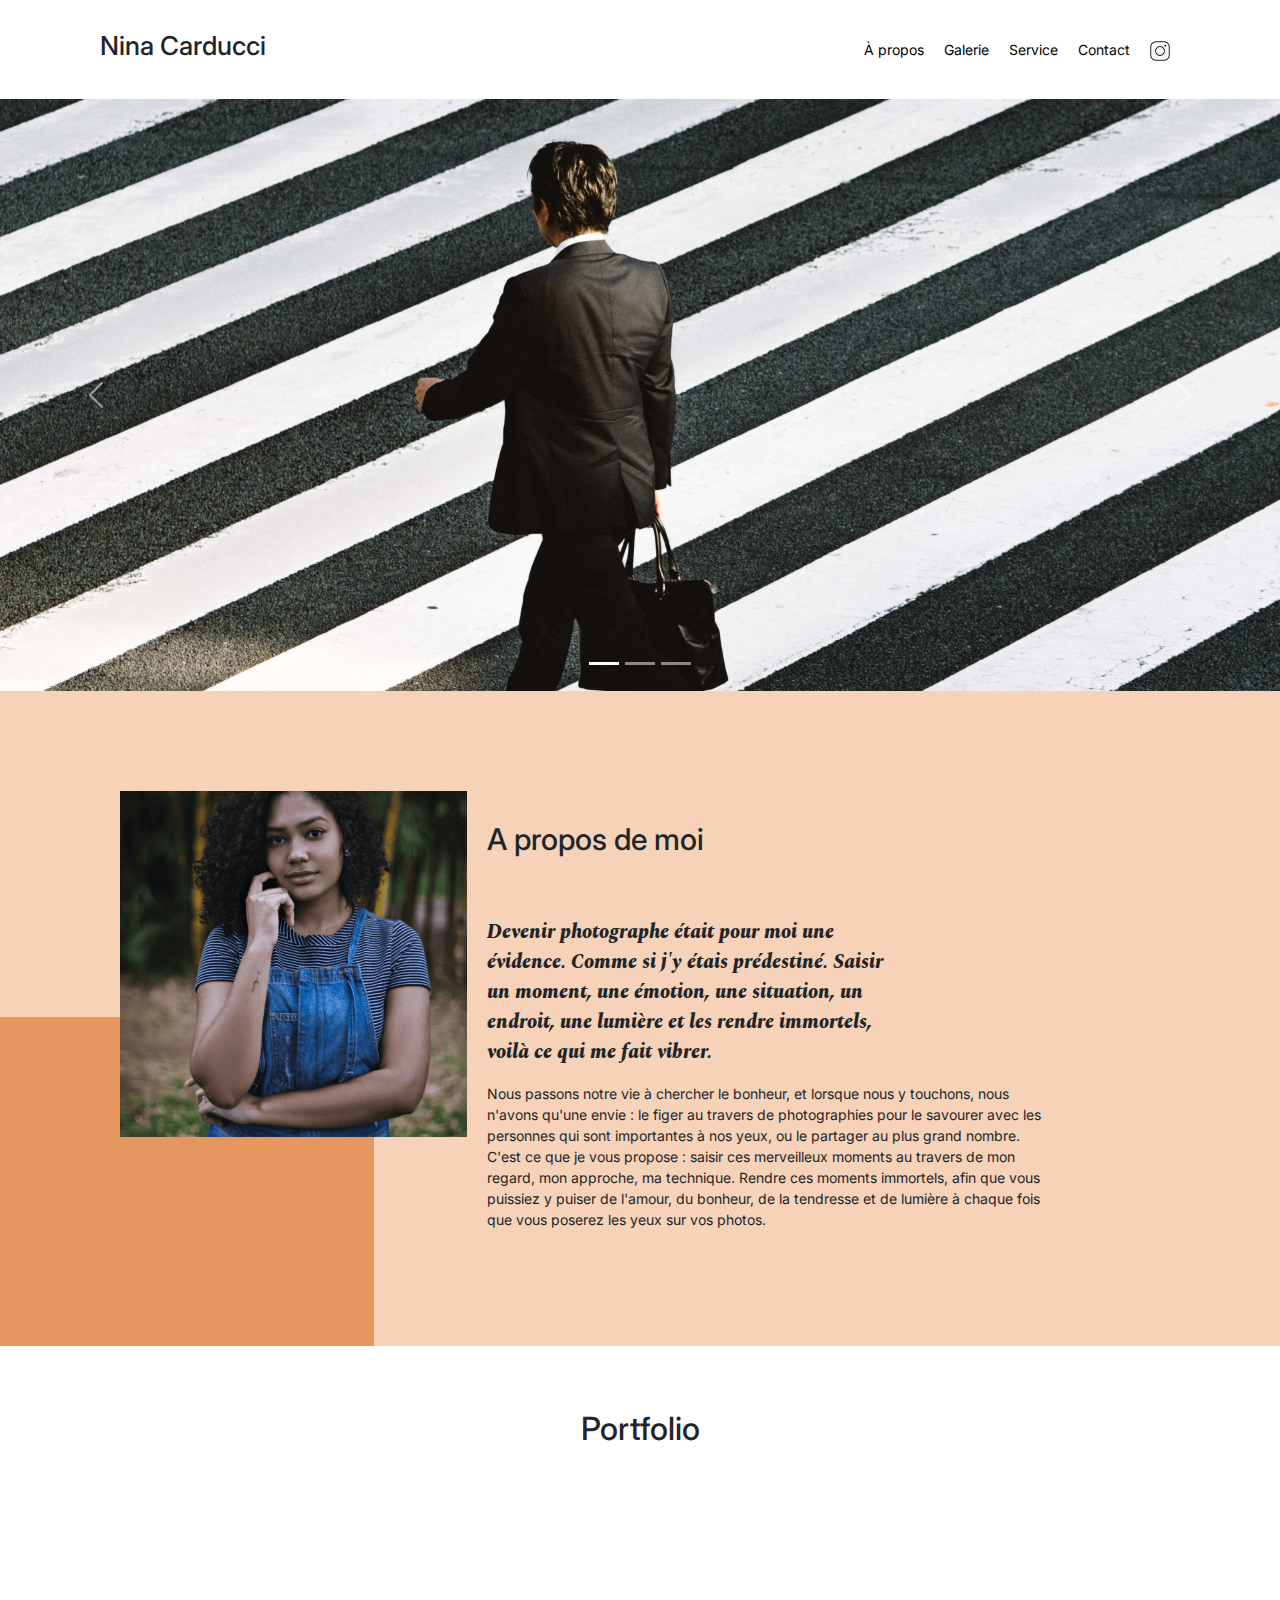
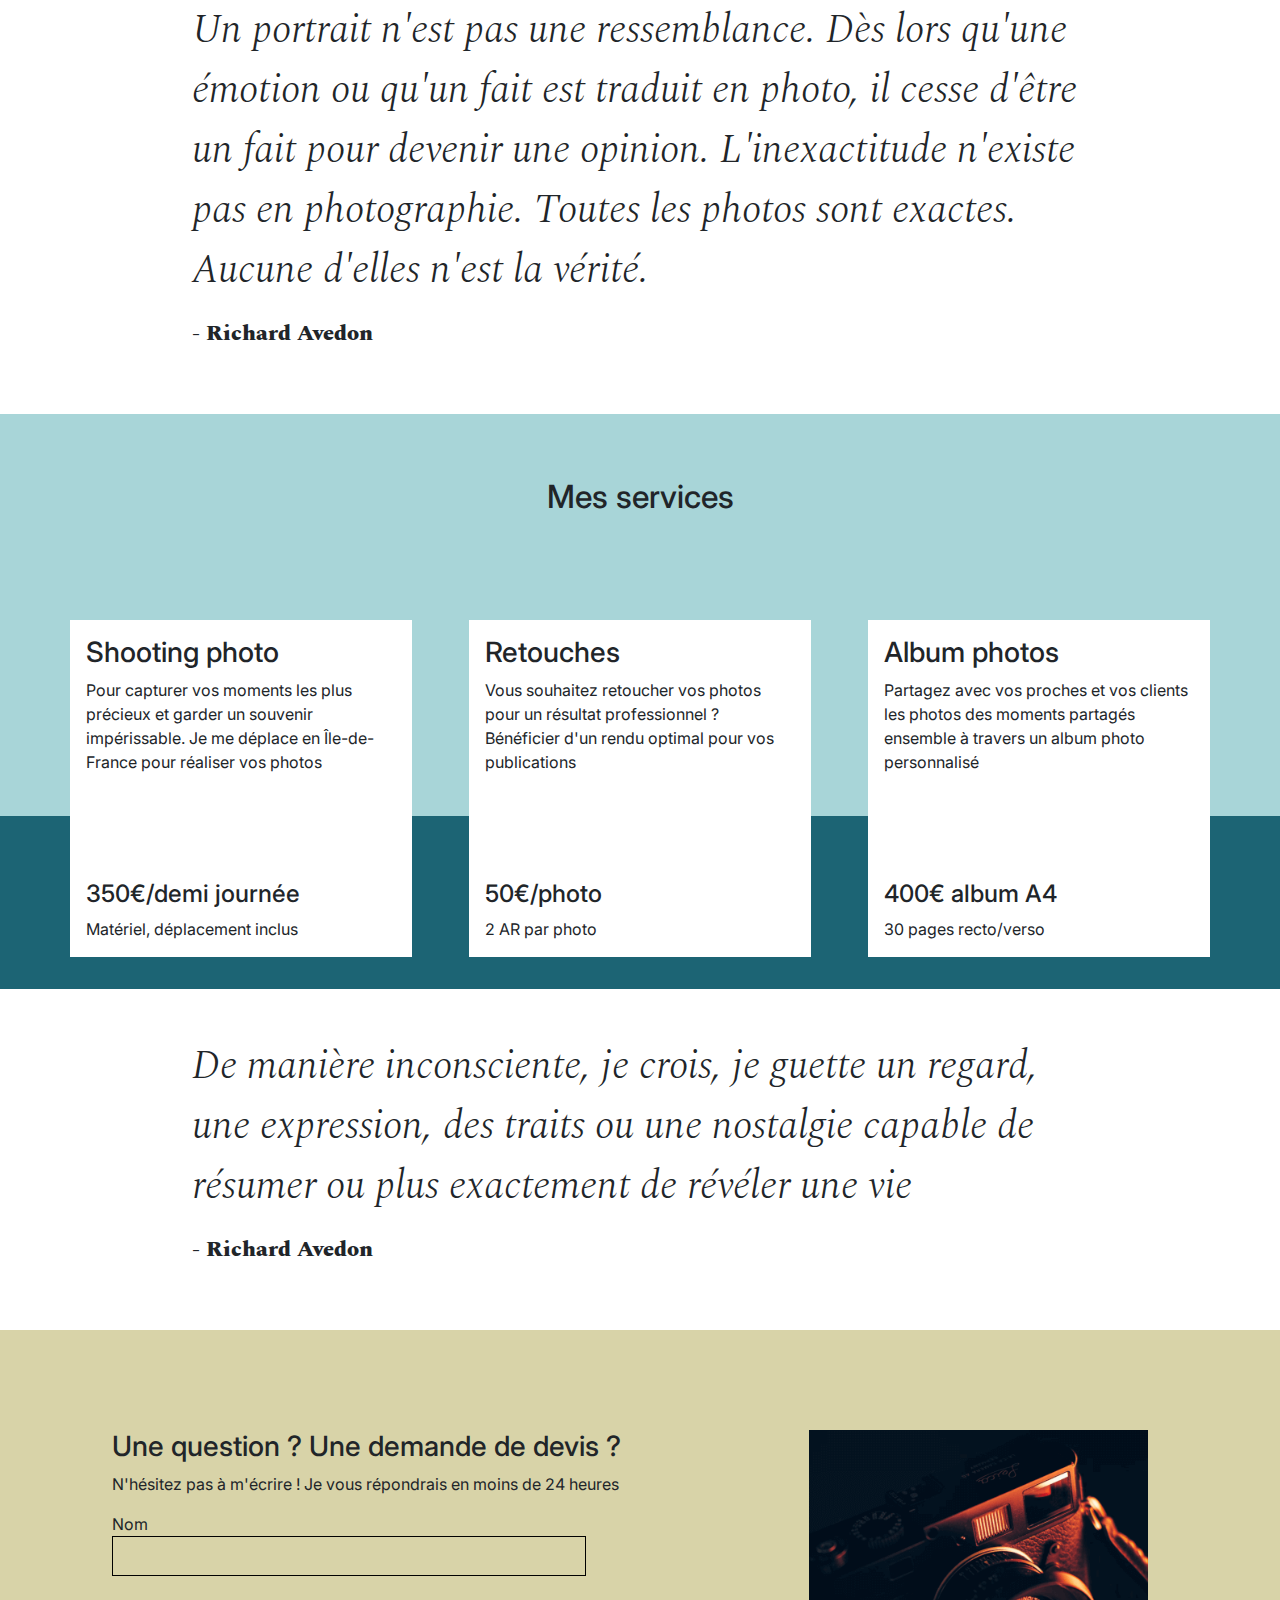
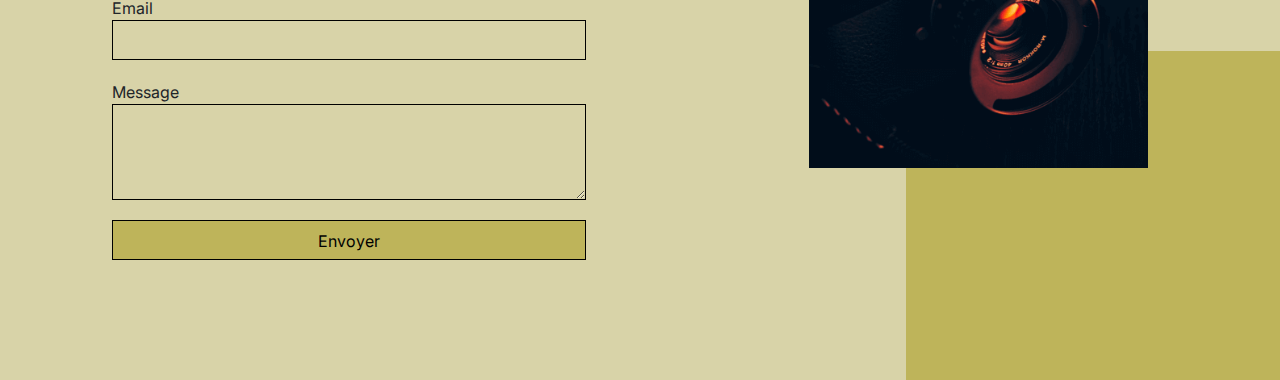
<file: index.html>
<!DOCTYPE html>
<html lang="fr">
<head>
    <meta charset="UTF-8">
	<meta name="viewport" content="width=device-width, initial-scale=1.0">
    <title>Découvrez la Meilleure Photographe ! - Nina Carducci</title>
    <meta name="description" content="Découvrez les services professionnels de Nina Carducci, photographe et spécialiste en retouches photos, basée en Ile de France et à Bordeaux. Que ce soit pour un shooting photo ou la création d'un album personnalisé, bénéficiez de son expertise et de sa créativité. Pour toute demande, contactez-la au 05 56 67 78 89, du lundi au vendredi de 10h à 19h." />
	<meta name="robots" content="index,follow"/>
    <meta name="language" content="fr-FR">

    <meta property="og:site_name" content="Nina Carducci Photographe"/>
    <meta property="og:type" content="website"/>
    <meta property="og:url" content="https://nina-carducci.github.io/"/>
    <meta property="og:title" content="Nina Carducci - Photographe"/>
    <meta property="og:description" content="Découvrez les services professionnels de Nina Carducci, photographe et spécialiste en retouches photos. Contactez-la pour un shooting photo ou la création d'un album personnalisé. Basée en Ile de France et à Bordeaux. Contact : 05 56 67 78 89."/>
    <meta property="og:image" content="https://monsiteweb/images/uneimage.jpg"/>

    <meta name="twitter:card" content="summary"/>
    <meta name="twitter:site" content="@ninacarducci"/>
    <meta name="twitter:title" content="Nina Carducci Photographe"/>
    <meta name="twitter:description" content="Découvrez les services professionnels de Nina Carducci, photographe et spécialiste en retouches photos. Contactez-la pour un shooting photo ou la création d'un album personnalisé. Basée en Ile de France et à Bordeaux. Contact : 05 56 67 78 89." />
    <meta name="twitter:image" content="https://xraww.github.io/Photographer/assets/images/nina.png"/>
    <meta name="twitter:url" content="https://nina-carducci.github.io/"/>

    <script type="application/ld+json">
        {
          "@context": "https://schema.org",
          "@type": "ProfessionalService",
          "name": "Nina Carducci Photography",
          "description": "Site et portfolio de la photographe Nina Carducci",
          "url": "https://nina-carducci.github.io/",
          "telephone": "+33 5 56 67 78 89",
          "address": {
            "@type": "PostalAddress",
            "streetAddress": "68 avenue Alsace-Lorraine",
            "addressLocality": "Bordeaux",
            "postalCode": "33200",
            "addressRegion": "Nouvelle-Aquitaine",
            "addressCountry": "FR"
          },
          "areaServed": [
            {
              "@type": "Place",
              "name": "Bordeaux"
            },
            {
              "@type": "Place",
              "name": "Ile de France"
            }
          ],
          "contactPoint": {
            "@type": "ContactPoint",
            "telephone": "+33 5 56 67 78 89",
            "contactType": "Customer Service"
          },
          "sameAs": [
            "https://www.instagram.com/ninacarducci.photo/?hl=fr"
          ],
          "priceRange": "50€ - 400€",
          "image": "https://nina-carducci.github.io/assets/images/nina.png"
        }
    </script>

    <link rel="stylesheet" href="./assets/bootstrap/bootstrap.css">
	<link rel="stylesheet" href="./assets/style.css">
	<link rel="preconnect" href="https://fonts.googleapis.com">
	<link rel="preconnect" href="https://fonts.gstatic.com" crossorigin>
	<link href="https://fonts.googleapis.com/css2?family=Inter&family=Spectral:ital,wght@0,400;1,300;1,400;1,800&display=swap" rel="stylesheet">

	<script src="./assets/bootstrap/bootstrap.bundle.js"></script>
	<script src="https://code.jquery.com/jquery-3.4.1.min.js" integrity="sha256-CSXorXvZcTkaix6Yvo6HppcZGetbYMGWSFlBw8HfCJo=" crossorigin="anonymous"></script>
	<script src="./assets/maugallery.js"></script>
	<script src="./assets/scripts.js"></script>
</head>
<body>
    <header class="top-header">
        <h1 class="name">Nina Carducci</span></h1>

        <nav class="nav">   
            <ul>
                <li><a href="#about">À propos</a></li>
                <li><a href="#gallery">Galerie</a></li>
                <li><a href="#services">Service</a></li>
                <li><a href="#contact">Contact</a></li>
                <li><a class="social-link" href="https://www.instagram.com/ninacarducci.photo/?hl=fr" target="_blank"><img src="assets/images/instagram.png" alt="Instagram logo"></a></li>
            </ul>
        </nav>
    </header>

    <main>
        <div id="home">
            <div id="carouselExampleIndicators" class="carousel slide" data-bs-ride="carousel">
                <div class="carousel-indicators">
                    <button type="button" data-bs-target="#carouselExampleIndicators" data-bs-slide-to="0" class="active" aria-current="true" aria-label="Slide 1"></button>
                    <button type="button" data-bs-target="#carouselExampleIndicators" data-bs-slide-to="1" aria-label="Slide 2"></button>
                    <button type="button" data-bs-target="#carouselExampleIndicators" data-bs-slide-to="2" aria-label="Slide 3"></button>
                </div>

                <div class="carousel-inner">
                    <div class="carousel-item active">
                        <img src="./assets/images/slider/photography_businessman.jpg" class="d-block w-100" alt="Photography of businessman by Nina Carducci">
                    </div>
                    <div class="carousel-item">
                        <img src="./assets/images/slider/photography_concert.jpg" class="d-block w-100" alt="Photography of a concert by Nina Carducci">
                    </div>
                    <div class="carousel-item">
                        <img src="./assets/images/slider/photography_wedding.jpg" class="d-block w-100" alt="Photography of a wedding by Nina Carducci">
                    </div>
                </div>

                <button class="carousel-control-prev" type="button" data-bs-target="#carouselExampleIndicators" data-bs-slide="prev">
                    <span class="carousel-control-prev-icon" aria-hidden="true"></span>
                    <span class="visually-hidden">Previous</span>
                </button>

                <button class="carousel-control-next" type="button" data-bs-target="#carouselExampleIndicators" data-bs-slide="next">
                    <span class="carousel-control-next-icon" aria-hidden="true"></span>
                    <span class="visually-hidden">Next</span>
                </button>
            </div>
        </div>

        <div id="about">
            <div class="picture left">
                <img src="./assets/images/nina.png" alt="Portrait of Nina Carducci">
            </div>

            <section id="about-me">
                <h2 class="about-me__title">A propos de moi</h2>
                <p class="about-me__introduction">Devenir photographe était pour moi une évidence. Comme si j'y étais prédestiné. Saisir un moment, une émotion, une situation, un endroit, une lumière et les rendre immortels, voilà ce qui me fait vibrer.</p>
                <p class="about-me__description">Nous passons notre vie à chercher le bonheur, et lorsque nous y touchons, nous n'avons qu'une envie : le figer au travers de photographies pour le savourer avec les personnes qui sont importantes à nos yeux, ou le partager au plus grand nombre.
                    C'est ce que je vous propose : saisir ces merveilleux moments au travers de mon regard, mon approche, ma technique. Rendre ces moments immortels, afin que vous puissiez y puiser de l'amour, du bonheur, de la tendresse et de lumière à chaque fois que vous poserez les yeux sur vos photos.</p>
            </section>
        </div>

        <section id="gallery">
            <h2 class="title">Portfolio</h2>

            <div class="container py-3">
                <div class="gallery" style="display: none">
                    <img data-gallery-tag="Concert" class="gallery-item" src="./assets/images/gallery/concerts/concert_1.jpg" alt="Photography of a concert by Nina Carducci"/>
                    <img data-gallery-tag="Entreprises" class="gallery-item" src="./assets/images/gallery/entreprise/entrepreneur.jpg" alt="Photography of an entrepreneur by Nina Carducci"/>
                    <img data-gallery-tag="Entreprises" class="gallery-item" src="./assets/images/gallery/entreprise/workshop.jpg" alt="Photography of a workshop by Nina Carducci"/>
                    <img data-gallery-tag="Mariages" class="gallery-item" src="./assets/images/gallery/mariage/hannah_wedding.jpg" alt="Photography of a wedding by Nina Carducci"/>
                    <img data-gallery-tag="Portrait" class="gallery-item" src="./assets/images/gallery/portraits/portrait_man.jpg" alt="Portrait photography of a man by Nina Carducci"/>
                    <img data-gallery-tag="Mariages" class="gallery-item" src="./assets/images/gallery/mariage/jakob_wedding.jpg" alt="Photo of wedding by Nina Carducci"/>
                    <img data-gallery-tag="Portrait" class="gallery-item" src="./assets/images/gallery/portraits/portrait_woman.jpg" alt="Portrait photography of a woman by Nina Carducci"/>
                    <img data-gallery-tag="Concert" class="gallery-item" src="./assets/images/gallery/concerts/concert_2.jpg" alt="Photography of a concert by Nina Carducci"/>
                    <img data-gallery-tag="Entreprises" class="gallery-item" src="./assets/images/gallery/entreprise/working_remotely.jpg" alt="Photography of working remotely by Nina Carducci"/>
                </div>
            </div>

            <div class="quote">
                <figure>
                    <blockquote>
                        <p class="quote__text">Un portrait n'est pas une ressemblance. Dès lors qu'une émotion ou qu'un fait est traduit en photo, il cesse d'être un fait pour devenir une opinion. L'inexactitude n'existe pas en photographie. Toutes les photos sont exactes. Aucune d'elles n'est la vérité.</p>
                    </blockquote>

                    <figcaption class="quote__author">- Richard Avedon</figcaption>
                </figure>
            </div>
        </section>

        <section id="services">
            <h2 class="title">Mes services</h2>

            <div class="container" >
                <article class="service">
                    <div class="service__description">
                        <h3>Shooting photo</h3>
                        <p>Pour capturer vos moments les plus précieux et garder un souvenir impérissable. Je me déplace en Île-de-France pour réaliser vos photos</p>
                    </div>

                    <div class="service__price">
                        <h4>350€/demi journée</h4>
                        <span>Matériel, déplacement inclus</span>
                    </div>
                </article>

                <article class="service">
                    <div class="service__description">
                        <h3>Retouches</h3>
                        <p>Vous souhaitez retoucher vos photos pour un résultat professionnel ? Bénéficier d'un rendu optimal pour vos publications</p>
                    </div>

                    <div class="service__price">
                        <h4>50€/photo</h4>
                        <span>2 AR par photo</span>
                    </div>
                </article>

                <article class="service">
                    <div class="service__description">
                        <h3>Album photos</h3>
                        <p>Partagez avec vos proches et vos clients les photos des moments partagés ensemble à travers un album photo personnalisé</p>
                    </div>

                    <div class="service__price">
                        <h4>400€ album A4</h4>
                        <span>30 pages recto/verso</span>
                    </div>
                </article>
            </div>
        </section>

        <div class="quote">
            <figure>
                <blockquote>
                    <p class="quote__text">De manière inconsciente, je crois, je guette un regard, une expression, des traits ou une nostalgie capable de résumer ou plus exactement de révéler une vie</p>
                </blockquote>
                <figcaption class="quote__author">- Richard Avedon</figcaption>
            </figure>
        </div>
    </main>
    
    <footer>
        <div id="contact">
            <div class="container">
                <section class="form-container">
                    <h3>Une question ? Une demande de devis ?</h3>
                    <p> N'hésitez pas à m'écrire ! Je vous répondrais en moins de 24 heures</p>
    
                    <form method="post">
                        <label for="nom">Nom</label>
                        <input type="text" name="nom" id="nom">
                        <label for="email">Email</label>
                        <input type="email" name="email" id="email">
                        <label for="message">Message</label>
                        <textarea name="message" id="message" cols="30" rows="10"></textarea>
                        <input type="submit" value="Envoyer"/>
                    </form>
                </section>
                
                <div class="picture right">
                    <img src="./assets/images/camera.png" alt="Picture of a camera">
                </div>
            </div>
        </div>
    </footer>
</body>
</html>
</file>
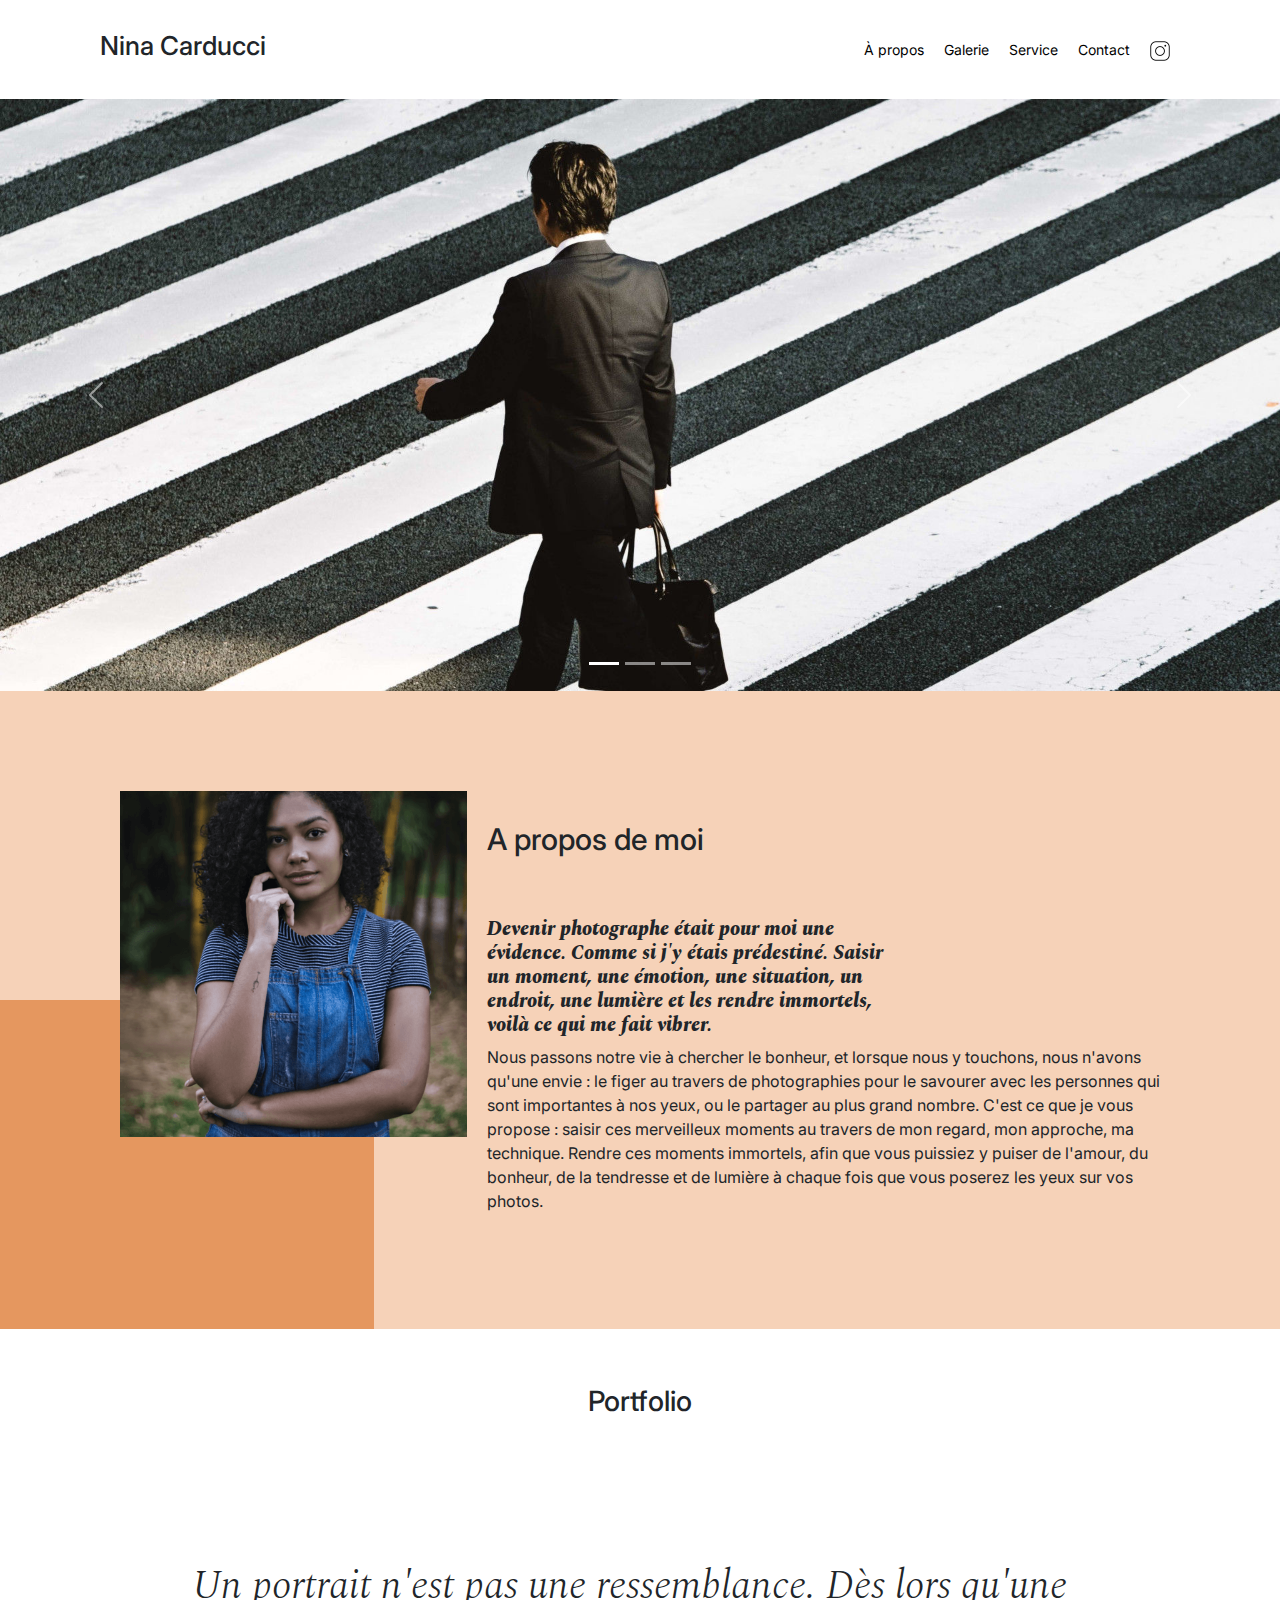
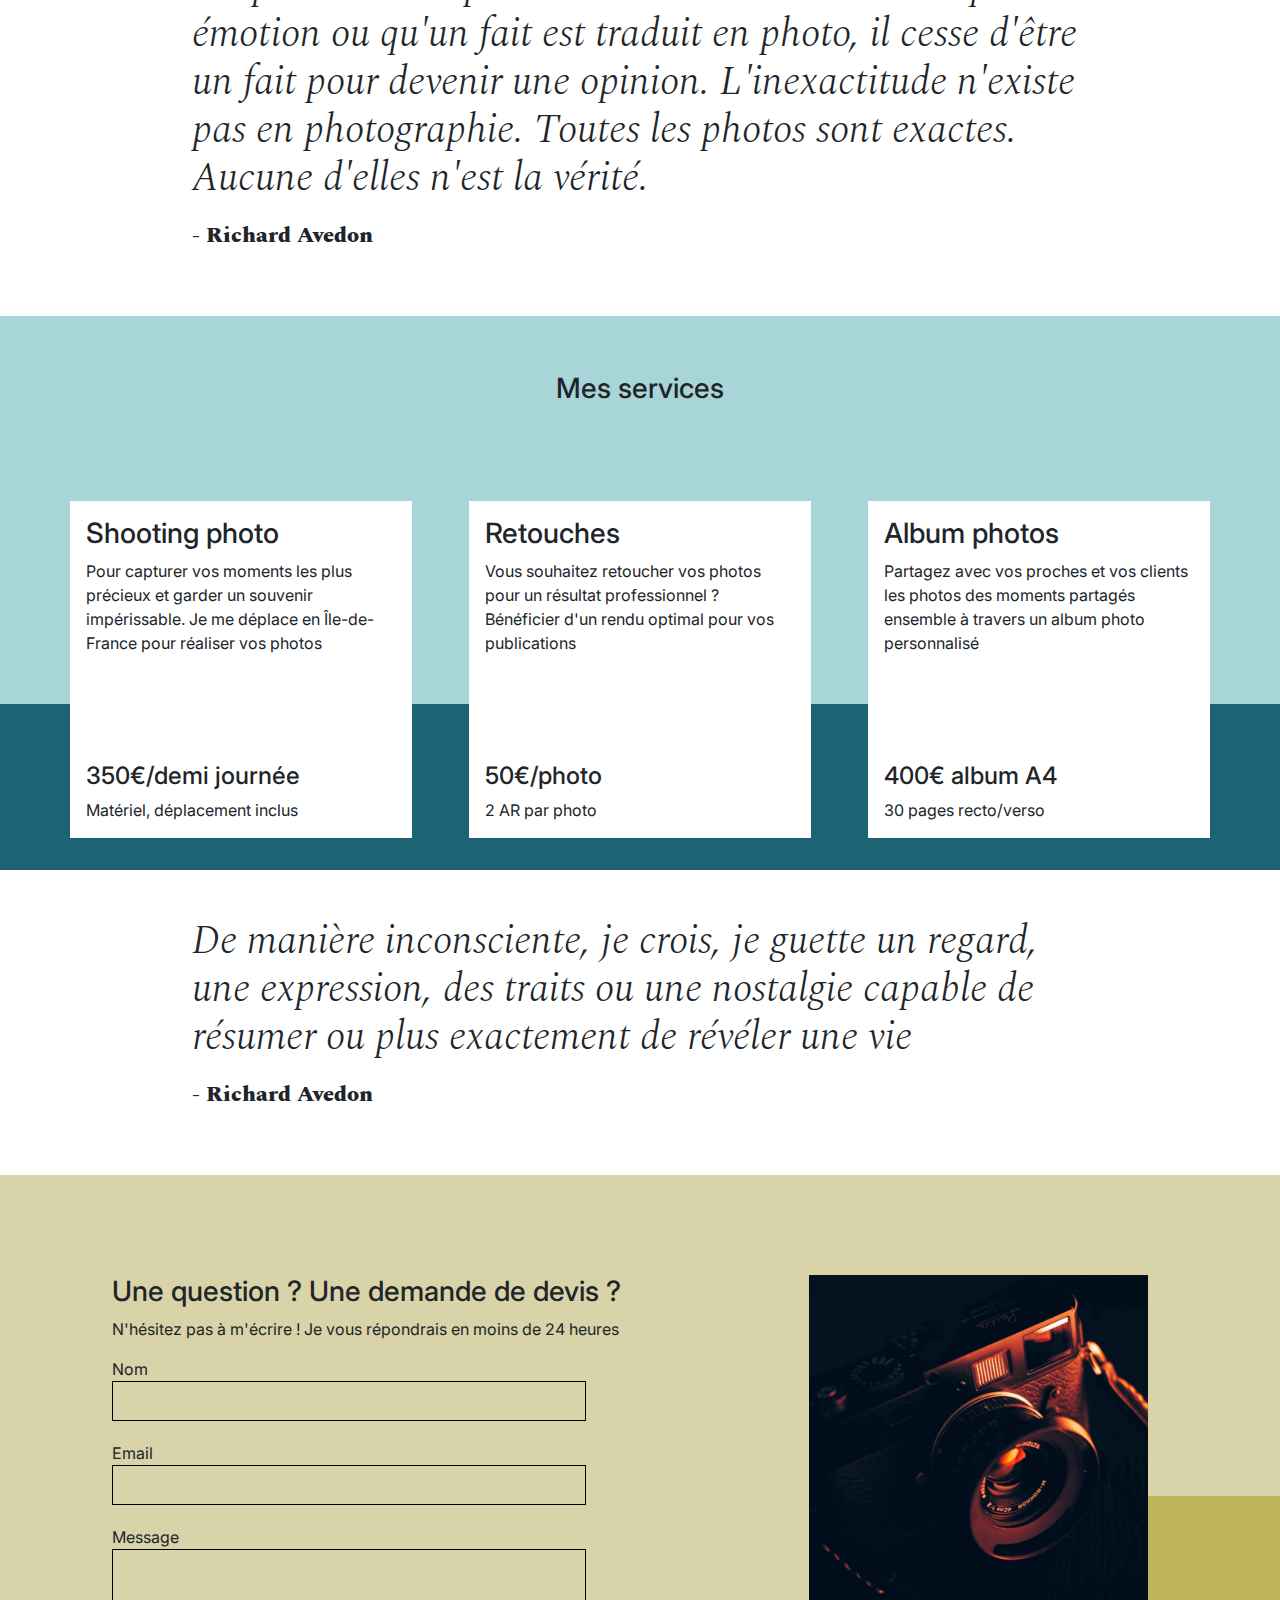
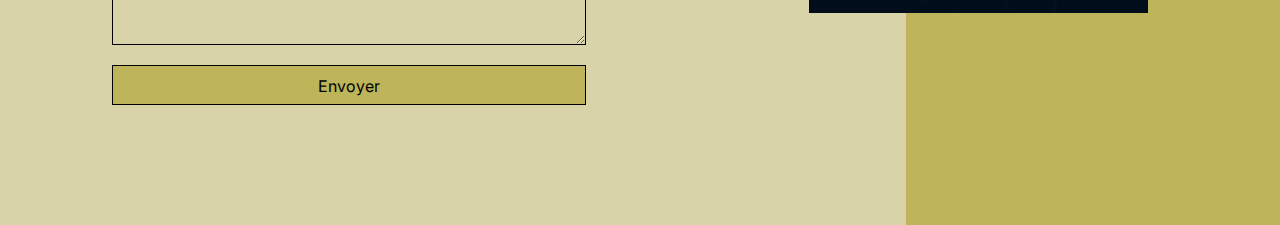
<file: photographer_portfolio.html>
<!DOCTYPE html>
<html lang="fr">
<head>
    <meta charset="UTF-8">
	<meta name="viewport" content="width=device-width, initial-scale=1.0">
    <title>Découvrez la Meilleure Photographe ! - Nina Carducci</title>
    <meta name="description" content="Découvrez les services professionnels de Nina Carducci, photographe et spécialiste en retouches photos, basée en Ile de France et à Bordeaux. Que ce soit pour un shooting photo ou la création d'un album personnalisé, bénéficiez de son expertise et de sa créativité. Pour toute demande, contactez-la au 05 56 67 78 89, du lundi au vendredi de 10h à 19h." />
	<meta name="robots" content="index,follow"/>
    <meta name="language" content="fr-FR">

    <meta property="og:site_name" content="Nina Carducci Photographe"/>
    <meta property="og:type" content="website"/>
    <meta property="og:url" content="https://nina-carducci.github.io/"/>
    <meta property="og:title" content="Nina Carducci - Photographe"/>
    <meta property="og:description" content="Découvrez les services professionnels de Nina Carducci, photographe et spécialiste en retouches photos. Contactez-la pour un shooting photo ou la création d'un album personnalisé. Basée en Ile de France et à Bordeaux. Contact : 05 56 67 78 89."/>
    <meta property="og:image" content="https://monsiteweb/images/uneimage.jpg"/>

    <meta name="twitter:card" content="./assets/images/nina.png"/>
    <meta name="twitter:site" content="@ninacarducci"/>
    <meta name="twitter:title" content="Nina Carducci Photographe"/>
    <meta name="twitter:description" content="Découvrez les services professionnels de Nina Carducci, photographe et spécialiste en retouches photos. Contactez-la pour un shooting photo ou la création d'un album personnalisé. Basée en Ile de France et à Bordeaux. Contact : 05 56 67 78 89." />
    <meta name="twitter:image" content="./assets/images/camera.png"/>
    <meta name="twitter:url" content="https://nina-carducci.github.io/"/>

    <link rel="stylesheet" href="./assets/bootstrap/bootstrap.css">
	<link rel="stylesheet" href="./assets/style.css">
	<link rel="preconnect" href="https://fonts.googleapis.com">
	<link rel="preconnect" href="https://fonts.gstatic.com" crossorigin>
	<link href="https://fonts.googleapis.com/css2?family=Inter&family=Spectral:ital,wght@0,400;1,300;1,400;1,800&display=swap" rel="stylesheet">

	<script src="./assets/bootstrap/bootstrap.bundle.js"></script>
	<script src="https://code.jquery.com/jquery-3.4.1.min.js" integrity="sha256-CSXorXvZcTkaix6Yvo6HppcZGetbYMGWSFlBw8HfCJo=" crossorigin="anonymous"></script>
	<script src="./assets/maugallery.js"></script>
	<script src="./assets/scripts.js"></script>
</head>
<body>
    <div class="top-header">
        <h3 class="name">Nina Carducci</h3>

        <div class="nav">   
            <ul>
                <li><a href="#about">À propos</a></li>
                <li><a href="#gallery">Galerie</a></li>
                <li><a href="#services">Service</a></li>
                <li><a href="#contact">Contact</a></li>
                <li><a class="social-link" href="https://www.instagram.com/ninacarducci.photo/?hl=fr" target="_blank"><img src="assets/images/instagram.png" alt="Instagram logo"></a></li>
            </ul>
        </div>
    </div>

    <div id="header">
        <div id="carouselExampleIndicators" class="carousel slide" data-bs-ride="carousel">
            <div class="carousel-indicators">
                <button type="button" data-bs-target="#carouselExampleIndicators" data-bs-slide-to="0" class="active" aria-current="true" aria-label="Slide 1"></button>
                <button type="button" data-bs-target="#carouselExampleIndicators" data-bs-slide-to="1" aria-label="Slide 2"></button>
                <button type="button" data-bs-target="#carouselExampleIndicators" data-bs-slide-to="2" aria-label="Slide 3"></button>
            </div>

            <div class="carousel-inner">
                <div class="carousel-item active">
                    <img src="./assets/images/slider/photography_businessman.jpg" class="d-block w-100" alt="Photography of businessman by Nina Carducci">
                </div>
                <div class="carousel-item">
                    <img src="./assets/images/slider/photography_concert.jpg" class="d-block w-100" alt="Photography of a concert by Nina Carducci">
                </div>
                <div class="carousel-item">
                    <img src="./assets/images/slider/photography_wedding.jpg" class="d-block w-100" alt="Photography of a wedding by Nina Carducci">
                </div>
            </div>

            <button class="carousel-control-prev" type="button" data-bs-target="#carouselExampleIndicators" data-bs-slide="prev">
                <span class="carousel-control-prev-icon" aria-hidden="true"></span>
                <span class="visually-hidden">Previous</span>
            </button>

            <button class="carousel-control-next" type="button" data-bs-target="#carouselExampleIndicators" data-bs-slide="next">
                <span class="carousel-control-next-icon" aria-hidden="true"></span>
                <span class="visually-hidden">Next</span>
            </button>
        </div>
    </div>

    <div id="about">
        <div class="picture left">
            <img src="./assets/images/nina.png" alt="Portrait of Nina Carducci">
        </div>

        <div id="about-me">
            <h3 class="about-me__title">A propos de moi</h3>
            <h6 class="about-me__introduction">Devenir photographe était pour moi une évidence. Comme si j'y étais prédestiné. Saisir un moment, une émotion, une situation, un endroit, une lumière et les rendre immortels, voilà ce qui me fait vibrer.</h6>
            <p>Nous passons notre vie à chercher le bonheur, et lorsque nous y touchons, nous n'avons qu'une envie : le figer au travers de photographies pour le savourer avec les personnes qui sont importantes à nos yeux, ou le partager au plus grand nombre.
                C'est ce que je vous propose : saisir ces merveilleux moments au travers de mon regard, mon approche, ma technique. Rendre ces moments immortels, afin que vous puissiez y puiser de l'amour, du bonheur, de la tendresse et de lumière à chaque fois que vous poserez les yeux sur vos photos.</p>
        </div>
    </div>

    <div id="gallery">
        <h3 class="title">Portfolio</h3>

        <div class="container py-3">
            <div class="gallery" style="display: none">
                <img data-gallery-tag="Concert" class="gallery-item" src="./assets/images/gallery/concerts/concert_1.jpg" alt="Photography of a concert by Nina Carducci"/>
                <img data-gallery-tag="Entreprises" class="gallery-item" src="./assets/images/gallery/entreprise/entrepreneur.jpg" alt="Photography of an entrepreneur by Nina Carducci"/>
                <img data-gallery-tag="Entreprises" class="gallery-item" src="./assets/images/gallery/entreprise/workshop.jpg" alt="Photography of a workshop by Nina Carducci"/>
                <img data-gallery-tag="Mariages" class="gallery-item" src="./assets/images/gallery/mariage/hannah_wedding.jpg" alt="Photography of a wedding by Nina Carducci"/>
                <img data-gallery-tag="Portrait" class="gallery-item" src="./assets/images/gallery/portraits/portrait_man.jpg" alt="Portrait photography of a man by Nina Carducci"/>
                <img data-gallery-tag="Mariages" class="gallery-item" src="./assets/images/gallery/mariage/jakob_wedding.jpg" alt="Photography of a wedding by Nina Carducci"/>
                <img data-gallery-tag="Portrait" class="gallery-item" src="./assets/images/gallery/portraits/portrait_woman.jpg" alt="Portrait photography of a woman by Nina Carducci"/>
                <img data-gallery-tag="Concert" class="gallery-item" src="./assets/images/gallery/concerts/concert_2.jpg" alt="Photography of a concert by Nina Carducci"/>
                <img data-gallery-tag="Entreprises" class="gallery-item" src="./assets/images/gallery/entreprise/working_remotely.jpg" alt="Photography of working remotely by Nina Carducci"/>
            </div>
        </div>

        <div class="quote">
            <figure>
                <blockquote>
                    <h1 class="quote__text">Un portrait n'est pas une ressemblance. Dès lors qu'une émotion ou qu'un fait est traduit en photo, il cesse d'être un fait pour devenir une opinion. L'inexactitude n'existe pas en photographie. Toutes les photos sont exactes. Aucune d'elles n'est la vérité.</h1>
                </blockquote>
                <figcaption class="quote__author">- Richard Avedon</figcaption>
            </figure>
        </div>
    </div>

    <div id="services">
        <h3 class="title">Mes services</h3>

        <div class="container">
            <div class="service">
                <div class="service__description">
                    <h3>Shooting photo</h3>
                    <p>Pour capturer vos moments les plus précieux et garder un souvenir impérissable. Je me déplace en Île-de-France pour réaliser vos photos</p>
                </div>

                <div class="service__price">
                    <h4>350€/demi journée</h4>
                    <span>Matériel, déplacement inclus</span>
                </div>
            </div>

            <div class="service">
                <div class="service__description">
                    <h3>Retouches</h3>
                    <p>Vous souhaitez retoucher vos photos pour un résultat professionnel ? Bénéficier d'un rendu optimal pour vos publications</p>
                </div>

                <div class="service__price">
                    <h4>50€/photo</h4>
                    <span>2 AR par photo</span>
                </div>
            </div>

            <div class="service">
                <div class="service__description">
                    <h3>Album photos</h3>
                    <p>Partagez avec vos proches et vos clients les photos des moments partagés ensemble à travers un album photo personnalisé</p>
                </div>

                <div class="service__price">
                    <h4>400€ album A4</h4>
                    <span>30 pages recto/verso</span>
                </div>
            </div>
        </div>
    </div>

    <div class="quote">
        <figure>
            <blockquote>
                <h1 class="quote__text">De manière inconsciente, je crois, je guette un regard, une expression, des traits ou une nostalgie capable de résumer ou plus exactement de révéler une vie</h1>
            </blockquote>
            <figcaption class="quote__author">- Richard Avedon</figcaption>
        </figure>
    </div>
    
    <div id="contact">
        <div class="container">
            <div class="form-container">
                <h3>Une question ? Une demande de devis ?</h3>
                <p> N'hésitez pas à m'écrire ! Je vous répondrais en moins de 24 heures</p>

                <form method="post">
                    <label>Nom</label>
                    <input type="text" name="nom" id="nom">
                    <label>Email</label>
                    <input type="email" name="email" id="email">
                    <label>Message</label>
                    <textarea name="message" id="message" cols="30" rows="10"></textarea>
                    <input type="submit" value="Envoyer"/>
                </form>
            </div>
            
            <div class="picture right">
                <img src="./assets/images/camera.png" alt="Image of a camera">
            </div>
        </div>
    </div>
</body>
</html>
</file>
<file: assets/style.css>
body{max-width:1920px;margin:auto}*{font-family:'Inter';font-style:normal}.top-header{background-color:#fff;position:sticky;top:0;z-index:1000;display:flex;justify-content:space-between;padding-inline:100px;padding-block:30px;align-items:center}.top-header .name{font-size:26px}.nav ul{display:flex;list-style-type:none;font-size:14px;margin-bottom:0}.nav li{padding-inline:10px}.nav a{text-decoration:none;color:#000}.social-link img{width:20px}#about{display:flex;background-color:#F6D2B8;padding-inline:100px;padding-block:100px;position:relative}.picture.left::before{content:' ';background-color:#E5975F;width:374px;height:329px;position:absolute;bottom:0;left:0;z-index:-1}.picture{flex:1;margin:0 20px;z-index:0}.picture img{width:100%}#about-me{flex:2}.about-me__title{margin-top:1em;margin-bottom:60px;font-size:30px}.about-me__introduction{font-family:'Spectral';font-weight:800;font-style:italic;font-size:20px;width:60%}.about-me__description{width:80%;font-size:14px}.title{text-align:center;padding-block:2em}.gallery .nav{justify-content:center}.nav-pills .nav-link.active-tag,.nav-pills .show>.nav-link{color:#fff;background-color:#6b6531;border-radius:0}.nav-pills .nav-link{color:#000}.nav-item span{cursor:pointer}.item-column{position:relative;margin-bottom:0!important;padding:0}.item-column::after{content:"";display:block;padding-bottom:100%}.gallery-item{position:absolute;width:100%;height:100%;object-fit:cover;padding:.5em}.mg-prev,.mg-next{width:30px;height:30px;border-radius:0%;justify-content:center;align-items:center;display:flex;font-size:24px}.quote{font-family:'Spectral';font-style:italic;width:70%;margin:auto;padding-block:3em}.quote__text{font-family:Spectral;font-style:italic;font-weight:300;font-size:40px}.quote__author{font-family:Spectral;font-weight:800;font-size:22px}#services{margin:auto;background-color:#A8D5D8;position:relative}#services .container::before{content:' ';background-color:#1C6474;position:absolute;width:100%;height:30%;bottom:0;left:0;z-index:0}#services .container{justify-content:space-between;display:flex;padding:2em 0}.service{background-color:#fff;max-width:390px;width:30%;height:337px;padding:1em;display:flex;flex-direction:column;justify-content:space-between;z-index:1}#contact{margin:auto;background-color:#D8D3A8;position:relative;padding-inline:100px;padding-block:100px}#contact .container{display:flex}.picture.right::before{content:' ';background-color:#BEB45A;width:374px;height:329px;position:absolute;bottom:0;right:0;z-index:-1}.form-container{flex:2}form{display:flex;flex-direction:column;width:70%;align-items:flex-start}form input{width:100%;background-color:#fff0;border:solid 1px;height:2.5em;margin-bottom:20px}form textarea{width:100%;background-color:#fff0;border:solid 1px;height:5em;line-height:2.5em;font-size:1.2em;margin-bottom:20px}input[type="submit"]{background-color:#BEB45A;padding:.5em 1em}@media all and (max-width:1180px){.picture{flex:2}#about,#contact .container{align-items:center}.about-me__title{margin-top:0;margin-bottom:1em}#about-me h6,#about-me p{width:100%}}@media all and (max-width:1000px){#about{flex-direction:column}.picture{width:50%}.picture.left::before{width:100%;height:30%;position:absolute;bottom:auto;top:0;left:0;z-index:-1}.about-me__title{text-align:center;margin-top:1em}#services .container{flex-direction:column}.service{width:100%;max-width:100%;height:auto;margin:2em 0}.service__description{margin-bottom:1em}#services .container::before{width:30%;height:100%;bottom:0;right:0;left:auto;z-index:0}#contact .container{flex-direction:column}#contact .picture.right{margin-top:1em}.picture.right::before{width:100%;height:30%;position:absolute;bottom:0;right:0;z-index:-1}}@media all and (max-width:650px){.top-header{flex-direction:column;padding-inline:0}.top-header .nav,.top-header .nav ul{width:100%;padding:0 0 0 0}.top-header .nav li{flex:1;padding-block:1em;text-align:center}.picture.left::before,.picture.right::before{height:150px}#services .container{align-items:center}.service{max-width:90%}#about,#contact{padding-inline:2em;padding-block:2em}form{width:100%}.picture{width:80%}}.lightboxImage {width: 100%;}
</file>
